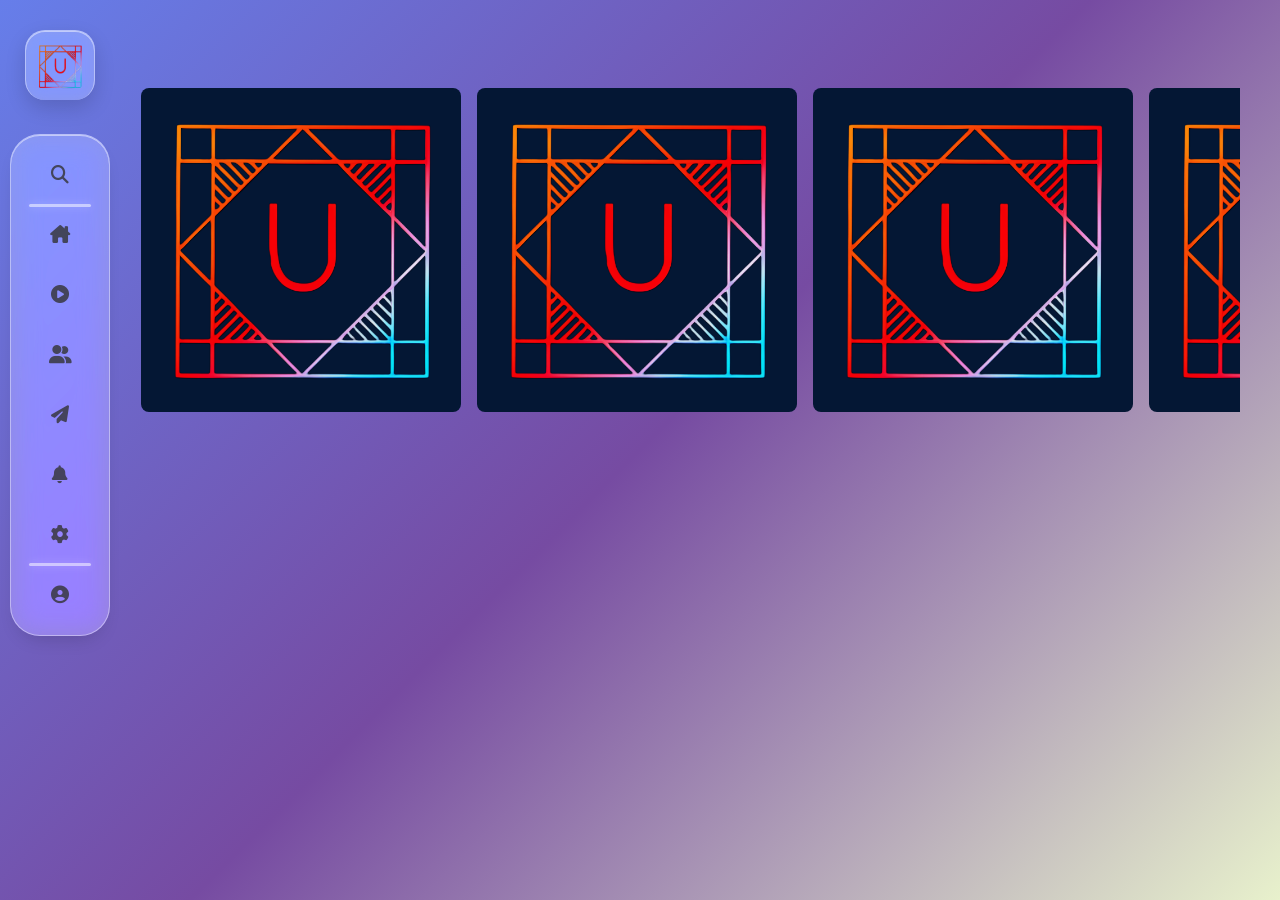
<file: HTML/index.html>
<!DOCTYPE html>
<html lang="fr">
<head>
    <meta charset="UTF-8">
    <meta name="viewport" content="width=device-width, initial-scale=1.0">
    <title>U-Ad</title>
    <link rel="stylesheet" href="/CSS/U-Ad.css">
    <link rel="shortcut icon" href="/Photos/shortcut icon.png">
    <link rel="stylesheet" href="https://cdnjs.cloudflare.com/ajax/libs/font-awesome/6.4.2/css/all.min.css">
</head>
<body>
  </head>
  <body>
    <div id="intro-screen">
      <div class="intro-particle"></div>
      <div class="intro-particle"></div>
      <div class="intro-particle"></div>
      <div class="intro-particle"></div>
      <div class="intro-particle"></div>
      <div class="intro-particle"></div>

      <div class="intro-glow"></div>

      <div class="intro-logo-wrap">
        <img src="/Photos/Logo.png" alt="U-AD Logo" />
      </div>

      <div class="intro-line"></div>

      <div class="intro-title">U–AD</div>
      <div class="intro-slogan">Plateforme étudiante</div>

      <div class="intro-progress-track">
        <div class="intro-progress-fill"></div>
      </div>
    </div>

    <div class="header" id="main-page">
        <div class="nav-bar">
            <a href="U-Ad.html"><img src="/Photos/Logo.png" alt="U-AD Logo" class="nav-logo"></a>
            <nav>
                <ul>
                    <li><a href="" data-tooltip="Rechercher"><i class="fa-solid fa-magnifying-glass"></i></a></li> <!-- pas de page unique pour le moment-->
                    <li><a href="/HTML/U-Ad.html" data-tooltip="Accueil"><i class="fa-solid fa-house-chimney"></i></a></li> 
                    <li><a href="/HTML/video.html" data-tooltip="Vidéos"><i class="fa-solid fa-circle-play"></i></a></li> <!-- page mirroir -->
                    <li><a href="/HTML/amis.html" data-tooltip="Amis"><i class="fa-solid fa-user-group"></i></a></li><!-- page mirroir -->
                    <li><a href="/HTML/messages.html" data-tooltip="Messages"><i class="fa-solid fa-paper-plane"></i></a></li>
                    <li><a href="/HTML/notification.html" data-tooltip="Notifications"><i class="fa-solid fa-bell"></i></a></li><!-- page mirroir -->
                    <li><a href="/HTML/parametre.html" data-tooltip="Paramètres"><i class="fa-solid fa-gear"></i></a></li><!-- page mirroir -->
                    <li><a href="/HTML/profil.html" data-tooltip="Profil"><i class="fa-solid fa-circle-user"></i></a></li><!-- page mirroir -->
                </ul>
            </nav>
        </div>
    </div>

    <div class="main">
        <div class="carousel">
            <h3>Annonces pertinentes</h3>
            <div class="card">
                <img src="/Photos/Logo.png" alt="">
            </div>
            <div class="card">
                <img src="/Photos/Logo.png" alt="">
            </div>
            <div class="card">
                <img src="/Photos/Logo.png" alt="">
            </div>
            <div class="card">
                <img src="/Photos/Logo.png" alt="">
            </div>
            <div class="card">
                <img src="/Photos/Logo.png" alt="">
            </div>
            <div class="card">
                <img src="/Photos/Logo.png" alt="">
            </div>
            <div class="card">
                <img src="/Photos/Logo.png" alt="">
            </div>
            <div class="card">
                <img src="/Photos/Logo.png" alt="">
            </div>
            <div class="card">
                <img src="/Photos/Logo.png" alt="">
            </div>
            <div class="card">
                <img src="/Photos/Logo.png" alt="">
            </div>
            <div class="card">
                <img src="/Photos/Logo.png" alt="">
            </div>
            <div class="card">
                <img src="/Photos/Logo.png" alt="">
            </div>
            
        </div>
    </div>

</body>
</html>
</file>
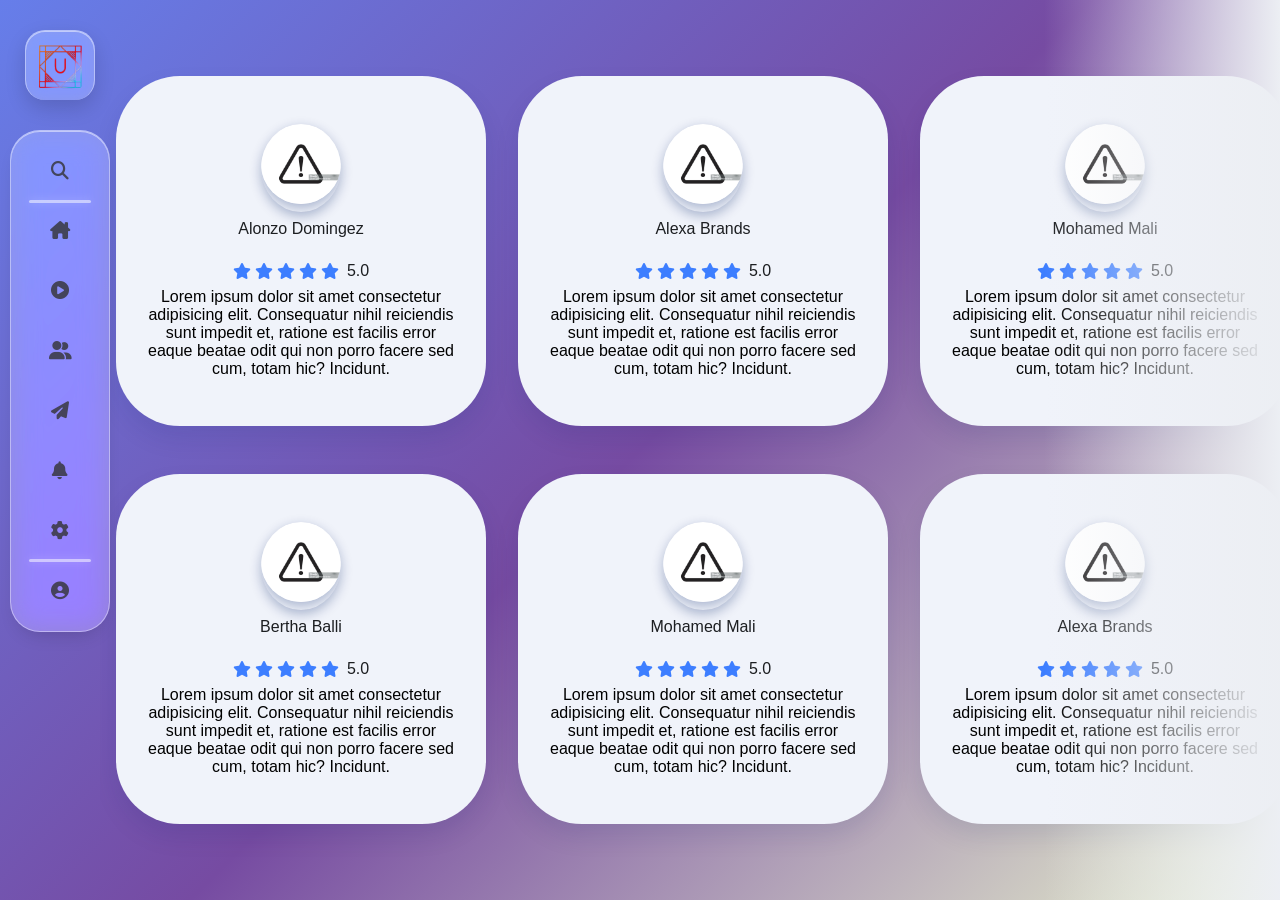
<file: HTML/amis.html>
<!DOCTYPE html>
<html lang="fr">
<head>
    <meta charset="UTF-8">
    <meta name="viewport" content="width=device-width, initial-scale=1.0">
    <title>Friends</title>
    <link rel="stylesheet" href="/CSS/amis.css">
    <link rel="shortcut icon" href="/Photos/shortcut icon.png">
    <link rel="stylesheet" href="https://cdnjs.cloudflare.com/ajax/libs/font-awesome/6.4.2/css/all.min.css">
</head>
<body>
    <div class="header" id="main-page">
        <div class="nav-bar">
            <a href="U-Ad.html"><img src="/Photos/Logo.png" alt="U-AD Logo" class="nav-logo"></a>
            <nav>
                <ul>
                    <li><a href="" data-tooltip="Rechercher"><i class="fa-solid fa-magnifying-glass"></i></a></li> <!-- pas de page unique pour le moment-->
                    <li><a href="/HTML/U-Ad.html" data-tooltip="Accueil"><i class="fa-solid fa-house-chimney"></i></a></li> 
                    <li><a href="/HTML/video.html" data-tooltip="Vidéos"><i class="fa-solid fa-circle-play"></i></a></li> <!-- page mirroir -->
                    <li><a href="/HTML/amis.html" data-tooltip="Amis"><i class="fa-solid fa-user-group"></i></a></li><!-- page mirroir -->
                    <li><a href="/HTML/messages.html" data-tooltip="Messages"><i class="fa-solid fa-paper-plane"></i></a></li>
                    <li><a href="/HTML/notification.html" data-tooltip="Notifications"><i class="fa-solid fa-bell"></i></a></li><!-- page mirroir -->
                    <li><a href="/HTML/parametre.html" data-tooltip="Paramètres"><i class="fa-solid fa-gear"></i></a></li><!-- page mirroir -->
                    <li><a href="/HTML/profil.html" data-tooltip="Profil"><i class="fa-solid fa-circle-user"></i></a></li><!-- page mirroir -->
                </ul>
            </nav>
        </div>
    </div>
    <div class="main">
        <div class="carousel-infinite">
            <section class="carousel">
                <div class="carousel-content">
                    <article class="carousel-card">
                        <div class="carousel-image">
                            <img src="/Photos/error_shortcut-icon.jpg" alt="" class="carousel-image">
                        </div>

                        <h3 class="carousel-name">Alonzo Domingez</h3>

                        <div class="carousel-rating">
                            <div class="carousel-stars">
                                <i class="fa-solid fa-star"></i>
                                <i class="fa-solid fa-star"></i>
                                <i class="fa-solid fa-star"></i>
                                <i class="fa-solid fa-star"></i>
                                <i class="fa-solid fa-star"></i>
                            </div>

                            <h3 class="carousel-number">5.0</h3>
                        </div>

                        <p>Lorem ipsum dolor sit amet consectetur adipisicing elit. Consequatur nihil reiciendis sunt impedit et, ratione est facilis error eaque beatae odit qui non porro facere sed cum, totam hic? Incidunt.

                        </p>
                    </article>

                    <article class="carousel-card">
                        <div class="carousel-image">
                            <img src="/Photos/error_shortcut-icon.jpg" alt="" class="carousel-image">
                        </div>

                        <h3 class="carousel-name">Alexa Brands</h3>

                        <div class="carousel-rating">
                            <div class="carousel-stars">
                                <i class="fa-solid fa-star"></i>
                                <i class="fa-solid fa-star"></i>
                                <i class="fa-solid fa-star"></i>
                                <i class="fa-solid fa-star"></i>
                                <i class="fa-solid fa-star"></i>
                            </div>

                            <h3 class="carousel-number">5.0</h3>
                        </div>

                        <p>Lorem ipsum dolor sit amet consectetur adipisicing elit. Consequatur nihil reiciendis sunt impedit et, ratione est facilis error eaque beatae odit qui non porro facere sed cum, totam hic? Incidunt.

                        </p>
                    </article>

                    <article class="carousel-card">
                        <div class="carousel-image">
                            <img src="/Photos/error_shortcut-icon.jpg" alt="" class="carousel-image">
                        </div>

                        <h3 class="carousel-name">Mohamed Mali</h3>

                        <div class="carousel-rating">
                            <div class="carousel-stars">
                                <i class="fa-solid fa-star"></i>
                                <i class="fa-solid fa-star"></i>
                                <i class="fa-solid fa-star"></i>
                                <i class="fa-solid fa-star"></i>
                                <i class="fa-solid fa-star"></i>
                            </div>

                            <h3 class="carousel-number">5.0</h3>
                        </div>

                        <p>Lorem ipsum dolor sit amet consectetur adipisicing elit. Consequatur nihil reiciendis sunt impedit et, ratione est facilis error eaque beatae odit qui non porro facere sed cum, totam hic? Incidunt.

                        </p>
                    </article>

                    <article class="carousel-card">
                        <div class="carousel-image">
                            <img src="/Photos/error_shortcut-icon.jpg" alt="" class="carousel-image">
                        </div>

                        <h3 class="carousel-name">Bertha Balli</h3>

                        <div class="carousel-rating">
                            <div class="carousel-stars">
                                <i class="fa-solid fa-star"></i>
                                <i class="fa-solid fa-star"></i>
                                <i class="fa-solid fa-star"></i>
                                <i class="fa-solid fa-star"></i>
                                <i class="fa-solid fa-star"></i>
                            </div>

                            <h3 class="carousel-number">5.0</h3>
                        </div>

                        <p>Lorem ipsum dolor sit amet consectetur adipisicing elit. Consequatur nihil reiciendis sunt impedit et, ratione est facilis error eaque beatae odit qui non porro facere sed cum, totam hic? Incidunt.

                        </p>
                    </article>
                </div>

                <div class="carousel-content carousel-reverse">
                    <article class="carousel-card">
                        <div class="carousel-image">
                            <img src="/Photos/error_shortcut-icon.jpg" alt="" class="carousel-image">
                        </div>

                        <h3 class="carousel-name">Alonzo Domingez</h3>

                        <div class="carousel-rating">
                            <div class="carousel-stars">
                                <i class="fa-solid fa-star"></i>
                                <i class="fa-solid fa-star"></i>
                                <i class="fa-solid fa-star"></i>
                                <i class="fa-solid fa-star"></i>
                                <i class="fa-solid fa-star"></i>
                            </div>

                            <h3 class="carousel-number">5.0</h3>
                        </div>

                        <p>Lorem ipsum dolor sit amet consectetur adipisicing elit. Consequatur nihil reiciendis sunt impedit et, ratione est facilis error eaque beatae odit qui non porro facere sed cum, totam hic? Incidunt.

                        </p>
                    </article>

                    <article class="carousel-card">
                        <div class="carousel-image">
                            <img src="/Photos/error_shortcut-icon.jpg" alt="" class="carousel-image">
                        </div>

                        <h3 class="carousel-name">Alexa Brands</h3>

                        <div class="carousel-rating">
                            <div class="carousel-stars">
                                <i class="fa-solid fa-star"></i>
                                <i class="fa-solid fa-star"></i>
                                <i class="fa-solid fa-star"></i>
                                <i class="fa-solid fa-star"></i>
                                <i class="fa-solid fa-star"></i>
                            </div>

                            <h3 class="carousel-number">5.0</h3>
                        </div>

                        <p>Lorem ipsum dolor sit amet consectetur adipisicing elit. Consequatur nihil reiciendis sunt impedit et, ratione est facilis error eaque beatae odit qui non porro facere sed cum, totam hic? Incidunt.

                        </p>
                    </article>

                    <article class="carousel-card">
                        <div class="carousel-image">
                            <img src="/Photos/error_shortcut-icon.jpg" alt="" class="carousel-image">
                        </div>

                        <h3 class="carousel-name">Mohamed Mali</h3>

                        <div class="carousel-rating">
                            <div class="carousel-stars">
                                <i class="fa-solid fa-star"></i>
                                <i class="fa-solid fa-star"></i>
                                <i class="fa-solid fa-star"></i>
                                <i class="fa-solid fa-star"></i>
                                <i class="fa-solid fa-star"></i>
                            </div>

                            <h3 class="carousel-number">5.0</h3>
                        </div>

                        <p>Lorem ipsum dolor sit amet consectetur adipisicing elit. Consequatur nihil reiciendis sunt impedit et, ratione est facilis error eaque beatae odit qui non porro facere sed cum, totam hic? Incidunt.

                        </p>
                    </article>

                    <article class="carousel-card">
                        <div class="carousel-image">
                            <img src="/Photos/error_shortcut-icon.jpg" alt="" class="carousel-image">
                        </div>

                        <h3 class="carousel-name">Bertha Balli</h3>

                        <div class="carousel-rating">
                            <div class="carousel-stars">
                                <i class="fa-solid fa-star"></i>
                                <i class="fa-solid fa-star"></i>
                                <i class="fa-solid fa-star"></i>
                                <i class="fa-solid fa-star"></i>
                                <i class="fa-solid fa-star"></i>
                            </div>

                            <h3 class="carousel-number">5.0</h3>
                        </div>

                        <p>Lorem ipsum dolor sit amet consectetur adipisicing elit. Consequatur nihil reiciendis sunt impedit et, ratione est facilis error eaque beatae odit qui non porro facere sed cum, totam hic? Incidunt.

                        </p>
                    </article>
                </div>
            </section>
        </div>
    </div>

    <script src="/JS/amis.js"></script>
</body>
</html>
</file>
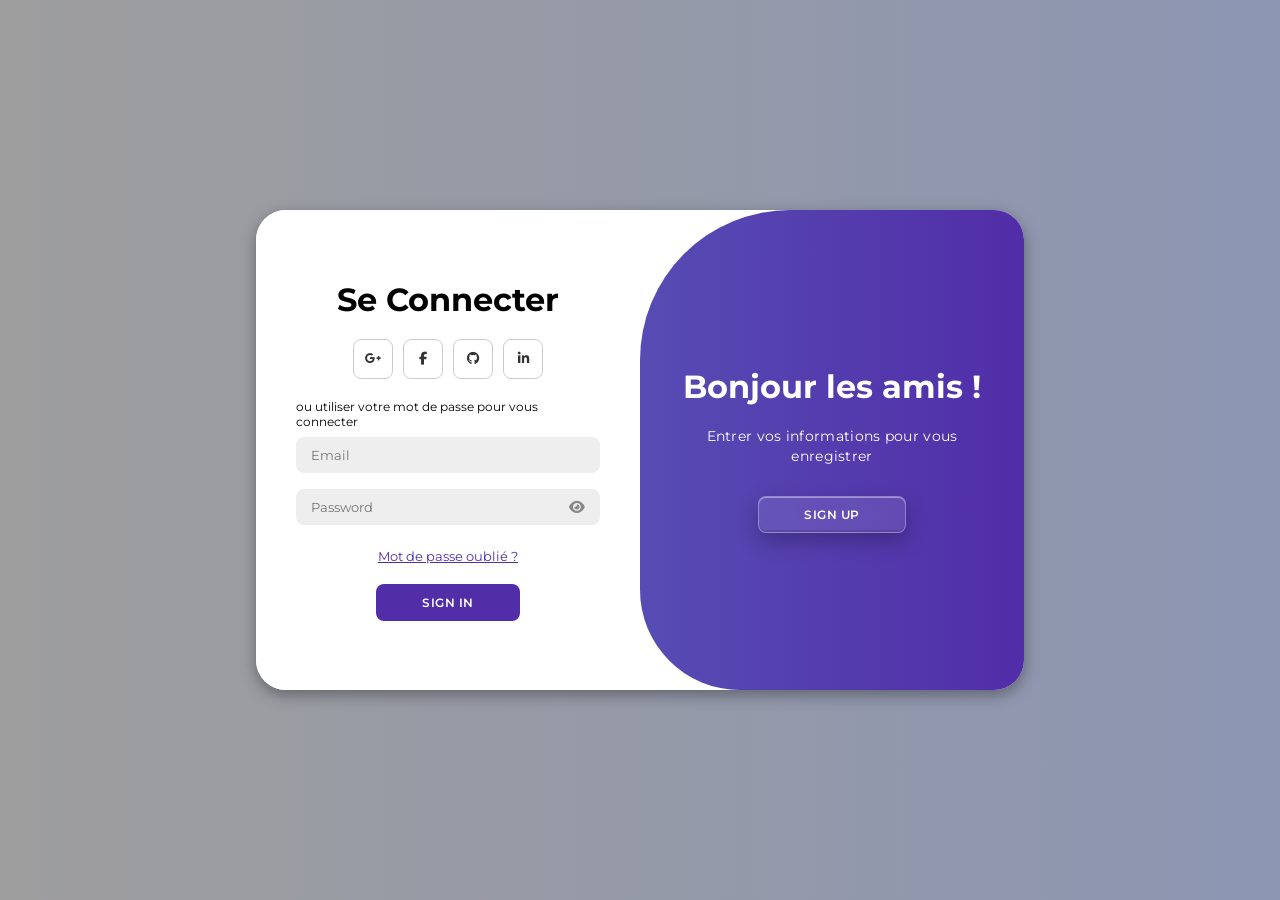
<file: HTML/Login.html>
<!DOCTYPE html>
<html lang="fr">
<head>
    <meta charset="UTF-8">
    <meta name="viewport" content="width=device-width, initial-scale=1.0">
    <title>Login</title>
    <link rel="stylesheet" href="/CSS/Login.css">
    <link rel="shortcut icon" href="/Photos/shortcut icon.png">
    <link rel="stylesheet" href="https://cdnjs.cloudflare.com/ajax/libs/font-awesome/6.4.2/css/all.min.css">
</head>

<body>
    <video autoplay muted loop playsinline class="bg-video">
        <source src="/Photos/Pub.mp4" type="video/mp4">
    </video>
    <div class="bg-overlay"></div>

    <div class="container" id="container">
        <div class="form-container sign-up">
            <form action="/HTML/U-Ad.html" method="POST">
                <h1>Créer un Compte</h1>
                <div class="social-icons">
                    <a href="https://www.google.com/" class="icon"><i class="fa-brands fa-google-plus-g"></i></a>
                    <a href="https://www.facebook.com/" class="icon"><i class="fa-brands fa-facebook-f"></i></a>
                    <a href="https://github.com/?locale=fr-fr" class="icon"><i class="fa-brands fa-github"></i></a>
                    <a href="https://www.linkedin.com/" class="icon"><i class="fa-brands fa-linkedin-in"></i></a>
                </div>
                <span>ou utilisez votre adresse e-mail pour vous inscrire</span>
                <input type="text" placeholder="Nom" />
                <input type="email" placeholder="Email" />
                <div class="password-container">
                    <input type="password" placeholder="Password" />
                    <i class="fa-solid fa-eye toggle-password"></i>
                </div>
                <button type="submit" class="hidden-btn">Sign Up</button>
            </form>
        </div>
        <div class="form-container sign-in">
            <form action="/HTML/U-Ad.html" method="POST">
                <h1>Se Connecter</h1>
                <div class="social-icons">
                    <a href="https://www.google.com/" class="icon"><i class="fa-brands fa-google-plus-g"></i></a>
                    <a href="https://www.facebook.com/" class="icon"><i class="fa-brands fa-facebook-f"></i></a>
                    <a href="https://github.com/?locale=fr-fr" class="icon"><i class="fa-brands fa-github"></i></a>
                    <a href="https://www.linkedin.com/" class="icon"><i class="fa-brands fa-linkedin-in"></i></a>
                </div>
                <span>ou utiliser votre mot de passe pour vous connecter</span>
                <input type="email" placeholder="Email" />
                <div class="password-container">
                    <input type="password" placeholder="Password" />
                    <i class="fa-solid fa-eye toggle-password"></i>
                </div>
                <a href="mot_de_passe_oubliee.html" class="forgot">Mot de passe oublié ?</a>
                <button type="submit" class="hidden-btn">Sign In</button>
            </form>
        </div>
        <div class="toggle-container">
            <div class="toggle">
                <div class="toggle-panel toggle-left">
                    <h1>Content de te revoir!</h1>
                    <p>Veuillez entrer vos informations personnelles pour continuer plus loins</p>
                    <button class="hidden" id="login">Sign In</button>
                </div>
                <div class="toggle-panel toggle-right">
                    <h1>Bonjour les amis !</h1>
                    <p>Entrer vos informations pour vous enregistrer</p>
                    <button class="hidden" id="register">Sign Up</button>
                </div>
            </div>
        </div>
    </div>

    <script src="/JS/Login.js"></script>
</body> 
</html>
</file>
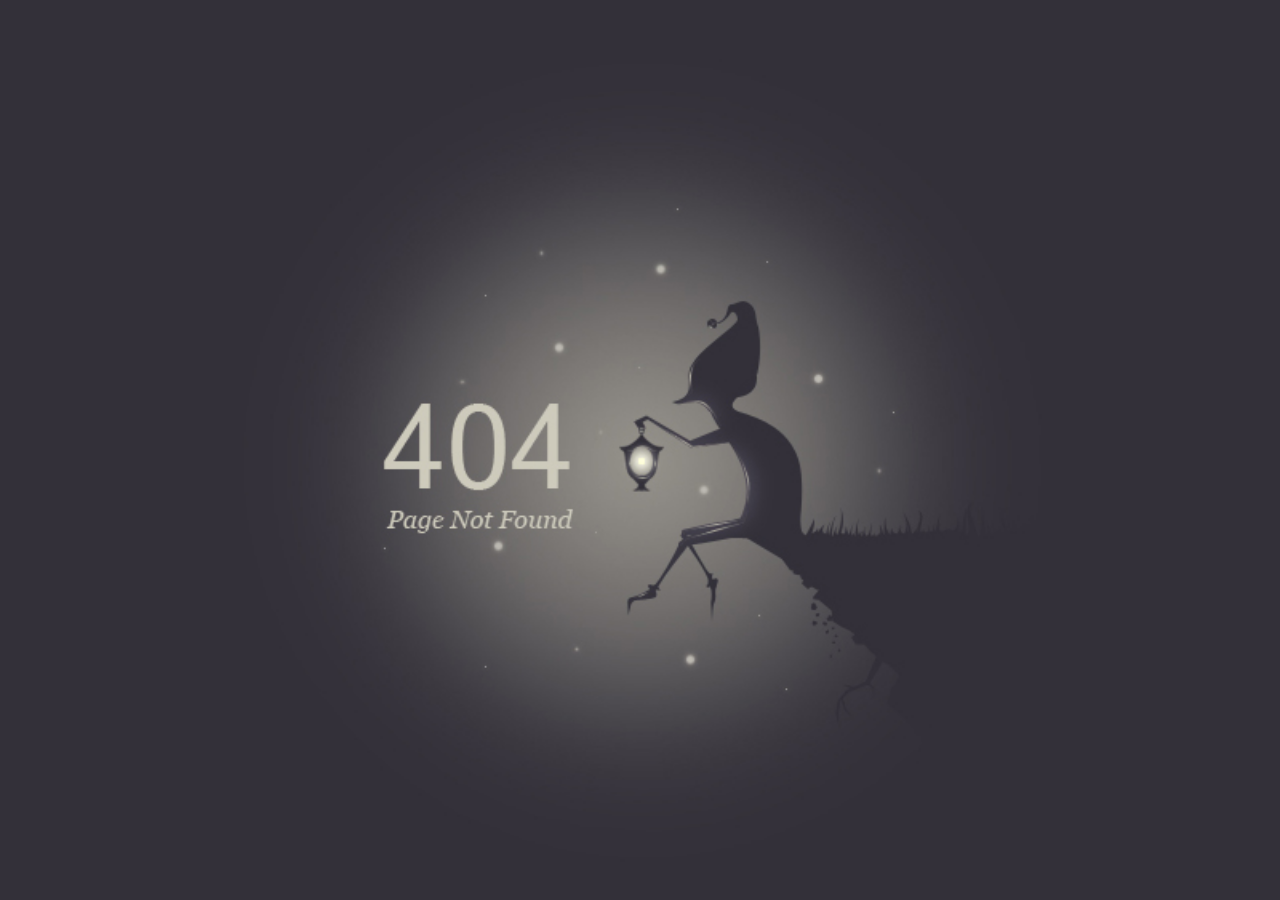
<file: HTML/mot_de_passe_oubliee.html>
<!DOCTYPE html>
<html lang="fr">
<head>
    <meta charset="UTF-8">
    <meta name="viewport" content="width=device-width, initial-scale=1.0">
    <title>Sorry ~ page not found</title>
    <link rel="shortcut icon" href="/Photos/error_shortcut-icon.jpg">
</head>

<style>
body{
    margin: 0;
    padding: 0;
    height: 100vh;
    background-image: url('/Photos/page\ not\ found.png');
    background-size: cover;
    background-position: center;
    background-repeat: no-repeat;
    
}
</style>
<body>

</body>
</html>
</file>
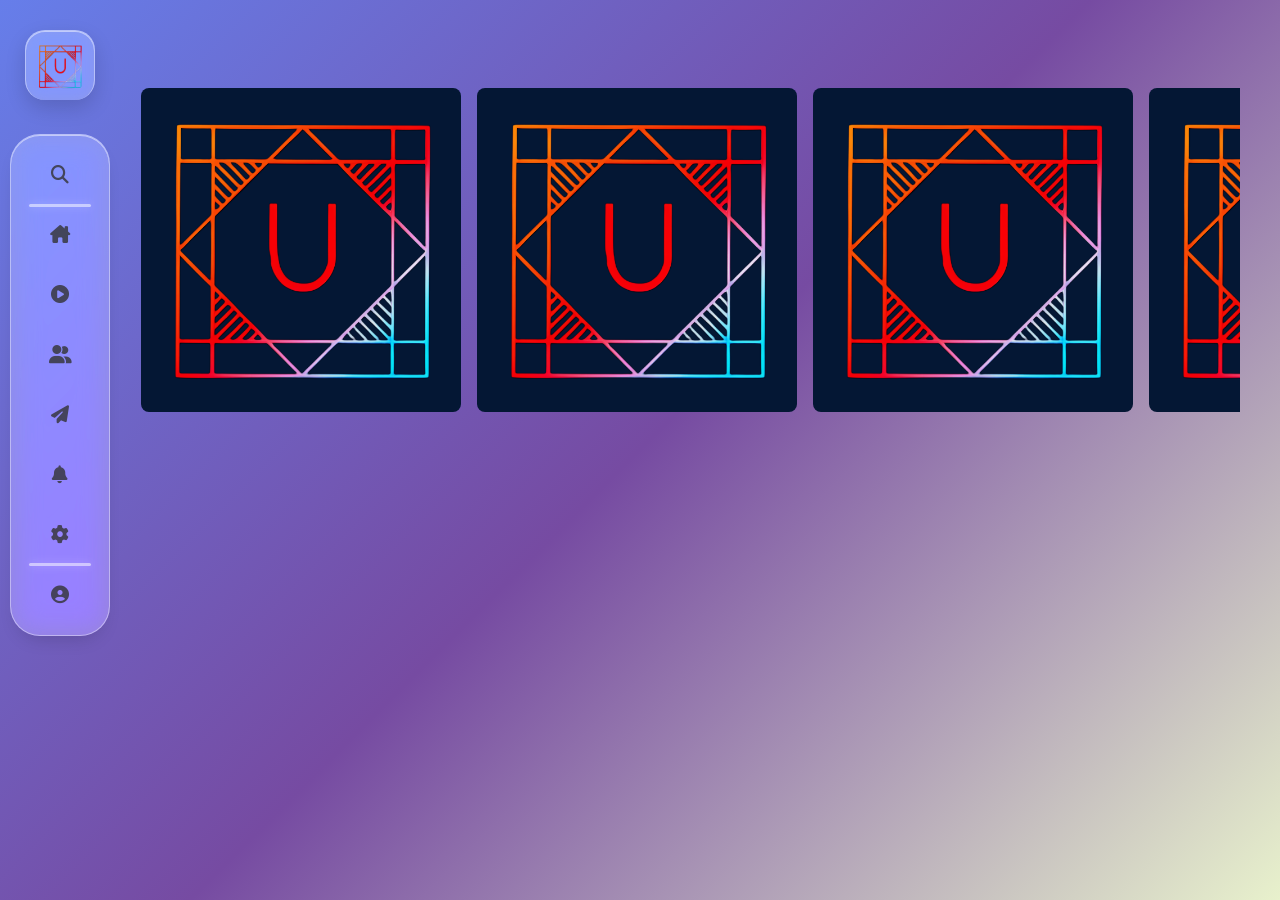
<file: HTML/U-Ad.html>
<!DOCTYPE html>
<html lang="fr">
<head>
    <meta charset="UTF-8">
    <meta name="viewport" content="width=device-width, initial-scale=1.0">
    <title>U-Ad</title>
    <link rel="stylesheet" href="/CSS/U-Ad.css">
    <link rel="shortcut icon" href="/Photos/shortcut icon.png">
    <link rel="stylesheet" href="https://cdnjs.cloudflare.com/ajax/libs/font-awesome/6.4.2/css/all.min.css">
</head>
<body>
  </head>
  <body>
    <div id="intro-screen">
      <div class="intro-particle"></div>
      <div class="intro-particle"></div>
      <div class="intro-particle"></div>
      <div class="intro-particle"></div>
      <div class="intro-particle"></div>
      <div class="intro-particle"></div>

      <div class="intro-glow"></div>

      <div class="intro-logo-wrap">
        <img src="/Photos/Logo.png" alt="U-AD Logo" />
      </div>

      <div class="intro-line"></div>

      <div class="intro-title">U–AD</div>
      <div class="intro-slogan">Plateforme étudiante</div>

      <div class="intro-progress-track">
        <div class="intro-progress-fill"></div>
      </div>
    </div>

    <div class="header" id="main-page">
        <div class="nav-bar">
            <a href="U-Ad.html"><img src="/Photos/Logo.png" alt="U-AD Logo" class="nav-logo"></a>
            <nav>
                <ul>
                    <li><a href="" data-tooltip="Rechercher"><i class="fa-solid fa-magnifying-glass"></i></a></li> <!-- pas de page unique pour le moment-->
                    <li><a href="/HTML/U-Ad.html" data-tooltip="Accueil"><i class="fa-solid fa-house-chimney"></i></a></li> 
                    <li><a href="/HTML/video.html" data-tooltip="Vidéos"><i class="fa-solid fa-circle-play"></i></a></li> <!-- page mirroir -->
                    <li><a href="/HTML/amis.html" data-tooltip="Amis"><i class="fa-solid fa-user-group"></i></a></li><!-- page mirroir -->
                    <li><a href="/HTML/messages.html" data-tooltip="Messages"><i class="fa-solid fa-paper-plane"></i></a></li>
                    <li><a href="/HTML/notification.html" data-tooltip="Notifications"><i class="fa-solid fa-bell"></i></a></li><!-- page mirroir -->
                    <li><a href="/HTML/parametre.html" data-tooltip="Paramètres"><i class="fa-solid fa-gear"></i></a></li><!-- page mirroir -->
                    <li><a href="/HTML/profil.html" data-tooltip="Profil"><i class="fa-solid fa-circle-user"></i></a></li><!-- page mirroir -->
                </ul>
            </nav>
        </div>
    </div>

    <div class="main">
        <div class="carousel">
            <h3>Annonces pertinentes</h3>
            <div class="card">
                <img src="/Photos/Logo.png" alt="">
            </div>
            <div class="card">
                <img src="/Photos/Logo.png" alt="">
            </div>
            <div class="card">
                <img src="/Photos/Logo.png" alt="">
            </div>
            <div class="card">
                <img src="/Photos/Logo.png" alt="">
            </div>
            <div class="card">
                <img src="/Photos/Logo.png" alt="">
            </div>
            <div class="card">
                <img src="/Photos/Logo.png" alt="">
            </div>
            <div class="card">
                <img src="/Photos/Logo.png" alt="">
            </div>
            <div class="card">
                <img src="/Photos/Logo.png" alt="">
            </div>
            <div class="card">
                <img src="/Photos/Logo.png" alt="">
            </div>
            <div class="card">
                <img src="/Photos/Logo.png" alt="">
            </div>
            <div class="card">
                <img src="/Photos/Logo.png" alt="">
            </div>
            <div class="card">
                <img src="/Photos/Logo.png" alt="">
            </div>
            
        </div>
    </div>

</body>
</html>
</file>
<file: CSS/U-Ad.css>
#intro-screen {
        position: fixed;
        inset: 0;
        background-color: #041734;
        display: flex;
        flex-direction: column;
        justify-content: center;
        align-items: center;
        z-index: 9999;
        overflow: hidden;
        animation: introFadeOut 1s ease 4.8s forwards;
    }

      @keyframes introFadeOut {
        0% {
          opacity: 1;
        }
        100% {
          opacity: 0;
          pointer-events: none;
        }
      }

      .intro-glow {
        position: absolute;
        width: 400px;
        height: 400px;
        border-radius: 50%;
        background: radial-gradient(
          circle,
          rgba(34, 118, 192, 0.18) 0%,
          transparent 70%
        );
        animation: glowPulse 3s ease-in-out infinite;
      }

      @keyframes glowPulse {
        0%,
        100% {
          transform: scale(1);
          opacity: 0.6;
        }
        50% {
          transform: scale(1.2);
          opacity: 1;
        }
      }

      .intro-logo-wrap {
        position: relative;
        width: 200px;
        height: 160px;
        opacity: 0;
        transform: scale(0.6) rotate(-10deg);
        animation: logoAppear 1.2s cubic-bezier(0.34, 1.56, 0.64, 1) 0.4s
          forwards;
      }

      @keyframes logoAppear {
        0% {
          opacity: 0;
          transform: scale(0.6) rotate(-10deg);
        }
        60% {
          opacity: 1;
          transform: scale(1.08) rotate(2deg);
        }
        100% {
          opacity: 1;
          transform: scale(1) rotate(0deg);
        }
      }

      .intro-logo-wrap img {
        width: 100%;
        height: 100%;
        object-fit: contain;
        filter: brightness(1.1) saturate(1.2);
      }

      .intro-line {
        width: 0;
        height: 2px;
        background: linear-gradient(90deg, #1a1a6e, #2276c0, #f26306);
        margin-top: 1.5rem;
        border-radius: 2px;
        animation: lineGrow 0.7s ease 1.8s forwards;
      }

      @keyframes lineGrow {
        to {
          width: 180px;
        }
      }

      .intro-title {
        margin-top: 1rem;
        font-family: "Georgia", serif;
        font-size: 2rem;
        letter-spacing: 10px;
        color: #51b4f5;
        opacity: 0;
        transform: translateY(10px);
        animation: textRise 0.7s ease 2.3s forwards;
      }

      .intro-slogan {
        margin-top: 0.4rem;
        font-family: "Georgia", serif;
        font-size: 0.72rem;
        letter-spacing: 5px;
        color: #2276c0;
        text-transform: uppercase;
        opacity: 0;
        transform: translateY(8px);
        animation: textRise 0.7s ease 2.8s forwards;
      }

      @keyframes textRise {
        to {
          opacity: 1;
          transform: translateY(0);
        }
      }

      .intro-progress-track {
        position: absolute;
        bottom: 2.5rem;
        width: 200px;
        height: 2px;
        background: rgba(81, 180, 245, 0.15);
        border-radius: 2px;
        overflow: hidden;
        opacity: 0;
        animation: fadeInBar 0.3s ease 3.2s forwards;
      }

      .intro-progress-fill {
        height: 100%;
        width: 0%;
        background: linear-gradient(90deg, #2276c0, #f26306);
        border-radius: 2px;
        animation: fillBar 1.3s ease 3.3s forwards;
      }

      @keyframes fadeInBar {
        to {
          opacity: 1;
        }
      }

      @keyframes fillBar {
        to {
          width: 100%;
        }
      }

      .intro-particle {
        position: absolute;
        width: 3px;
        height: 3px;
        border-radius: 50%;
        opacity: 0;
        animation: particleFloat 4s ease-in-out infinite;
      }

      .intro-particle:nth-child(1) {
        top: 18%;
        left: 12%;
        background: #51b4f5;
        animation-delay: 0.3s;
      }
      .intro-particle:nth-child(2) {
        top: 72%;
        left: 82%;
        background: #f26306;
        animation-delay: 1.1s;
      }
      .intro-particle:nth-child(3) {
        top: 38%;
        left: 88%;
        background: #2276c0;
        animation-delay: 0.7s;
      }
      .intro-particle:nth-child(4) {
        top: 82%;
        left: 22%;
        background: #51b4f5;
        animation-delay: 1.5s;
      }
      .intro-particle:nth-child(5) {
        top: 14%;
        left: 68%;
        background: #f26306;
        animation-delay: 0.9s;
      }
      .intro-particle:nth-child(6) {
        top: 58%;
        left: 6%;
        background: #2276c0;
        animation-delay: 0.5s;
      }

      @keyframes particleFloat {
        0% {
          opacity: 0;
          transform: translateY(0) scale(1);
        }
        25% {
          opacity: 0.9;
        }
        100% {
          opacity: 0;
          transform: translateY(-60px) scale(0.4);
        }
      }

      #main-page {
        opacity: 0;
        animation: mainFadeIn 0.8s ease 5.4s forwards;
      }

      @keyframes mainFadeIn {
        to {
          opacity: 1;
        }
      }

/* css free */
@import url('https://fonts.googleapis.com/css2?family=Montserrat:wght@300;400;500;600;700&display=swap');

*{
    box-sizing: border-box;
    font-family: 'Poppins', sans-serif;
    padding: 0;
    margin: 0;
}

/* --- DESIGN GÉNÉRAL DU CONTENEUR DE VIDÉOS TRÈS CENTRÉ --- */
.content-container {
    width: 100%;
    max-width: 460px; /* Taille parfaite type smartphone / Réels sur PC */
    margin: 0 auto;   /* Centre parfaitement tout le bloc horizontalement */
    padding: 40px 15px;
    display: flex;
    flex-direction: column;
    align-items: center;
    gap: 25px;       
}

.content-container h1 {
    font-size: 24px;
    font-weight: 600;
    text-align: center;
    color: white;
    margin-bottom: 10px;
}

.fake-video-card {
    width: 100%;
    height: 78vh; /* Proportionnel à la hauteur de l'écran */
    min-height: 500px;
    background: linear-gradient(135deg, #1e1e2f, #2a2a40);
    border-radius: 24px;
    display: flex;
    align-items: center;
    justify-content: center;
    color: rgba(255, 255, 255, 0.5);
    font-size: 20px;
    font-weight: 400;
    border: 1px solid rgba(255, 255, 255, 0.1);
    box-shadow: 0 10px 30px rgba(0, 0, 0, 0.25);
    transition: transform 0.3s ease;
}

.fake-video-card:hover {
    transform: scale(1.01);
}

/* --- NAV BAR STRUCTURE --- */
.nav-bar{
    position: fixed;
    top: 0;
    left: 10px;
    height: 100vh;
    width: 100px;
    display: flex;
    flex-direction: column;
    justify-content: flex-start;
    align-items: center;
    background: transparent;
    padding: 30px 0;
    z-index: 1000;
}

.nav-bar::-webkit-scrollbar{
    display: none;
}

.nav-logo{
    width: 70px;
    height: 70px;
    object-fit: contain;
    padding: 10px;
    border-radius: 20px;
    background: rgba(255, 255, 255, 0.25);
    backdrop-filter: blur(10px) saturate(180%);
    -webkit-backdrop-filter: blur(10px) saturate(180%);
    border: 1px solid rgba(255, 255, 255, 0.4);
    box-shadow:
        0 8px 20px rgba(0, 0, 0, 0.15),
        inset 0 1px 0 rgba(255, 255, 255, 0.5);
    transition: transform 0.3s ease, box-shadow 0.3s ease;
    margin-bottom: 30px;
    border-bottom: none;
}

.nav-logo:hover{
    transform: scale(1.08);
    box-shadow:
        0 12px 25px rgba(0, 0, 0, 0.2),
        inset 0 1px 0 rgba(255, 255, 255, 0.6);
}

body{
    padding-left: 100px;
    min-height: 100vh;
    background: linear-gradient(135deg, #667eea 0%, #764ba2 50%, #e8f1cc 100%);
    overflow-x: hidden;
}

nav{
    background-color: rgba(255, 255, 255, 0.25);
    backdrop-filter: blur(15px) saturate(180%);
    -webkit-backdrop-filter: blur(15px) saturate(180%);
    border: 1px solid rgba(255, 255, 255, 0.4);
    border-radius: 30px;
    padding: 10px;
    box-shadow:
        0 10px 20px -10px rgba(0, 0, 0, 0.2),
        inset 0 1px 0 rgba(255, 255, 255, 0.5);
    width: 100%;
}

nav::before{
    content: "";
    position: absolute;
    top: 13.8%;
    left: 18%;
    width: 64%;
    height: 3px;
    border-radius: 50px;
    background: rgba(255,255,255,0.55);
    box-shadow: 0 0 8px rgba(255,255,255,0.25);
}

nav::after{
    content: "";
    position: absolute;
    bottom: 13.8%;
    left: 18%;
    width: 64%;
    height: 3px;
    border-radius: 50px;
    background: rgba(255,255,255,0.55);
    box-shadow: 0 0 8px rgba(255,255,255,0.25);
}

nav ul{
    display: flex;
    flex-direction: column;
    align-items: center;
}

nav ul li{
    list-style: none;
    display: block;
    width: 100%;
    text-align: center;
    margin: 8px 0;
    padding: 13px 10px;
    font-size: 16px;
    font-weight: 500;
    cursor: pointer;
    transition: color 0.5s;
    position: relative;
    z-index: 2;
    color: rgba(50, 50, 50, 0.8);
}

/* --- 1. L'EFFET APPARITION DE L'EFFET GLASS AU HOVER (TON CODE ORIGINEL) --- */
nav ul li::after{
    content: '';
    background: rgba(255, 255, 255, 0.2);
    backdrop-filter: blur(10px) saturate(180%);
    -webkit-backdrop-filter: blur(10px) saturate(180%);
    border: 1px solid rgba(255, 255, 255, 0.35);
    position: absolute;
    width: 100%; 
    height: 100%;
    border-radius: 30px;
    transform: translate(-50%, -50%);
    transition: top 0.4s cubic-bezier(0.25, 1, 0.5, 1), opacity 0.3s ease;
    left: 50%;
    top: 100%;
    z-index: -1;
    opacity: 0;
    box-shadow:
        inset 0 1px 0 rgba(255, 255, 255, 0.4),
        0 4px 15px rgba(0, 0, 0, 0.1);
}

nav ul li:hover{
    color: #fff;
}

nav ul li:hover::after{
    opacity: 1;
    top: 50%;
}

/* --- 2. L'EFFET STATIQUE (QUAND LA SOURIS EST DEHORS) --- */
/* On crée une bulle virtuelle sur l'élément qui possède la classe .active */
nav ul li.active::before {
    content: '';
    background: rgba(255, 255, 255, 0.2);
    backdrop-filter: blur(10px) saturate(180%);
    -webkit-backdrop-filter: blur(10px) saturate(180%);
    border: 1px solid rgba(255, 255, 255, 0.35);
    position: absolute;
    width: 100%;
    height: 100%;
    border-radius: 30px;
    top: 50%;
    left: 50%;
    transform: translate(-50%, -50%);
    z-index: -2;
    opacity: 1; /* Visible par défaut */
    box-shadow:
        inset 0 1px 0 rgba(255, 255, 255, 0.4),
        0 4px 15px rgba(0, 0, 0, 0.1);
    transition: opacity 0.3s ease; /* Transition douce pour s'effacer */
}

/* Règle magique : Si la nav-bar a la classe .is-hovered, on cache la bulle statique active */
.nav-bar.is-hovered nav ul li.active::before {
    opacity: 0;
}

/* Forcer l'icône de la page active à rester blanche quand la souris n'est pas là */
nav ul li.active {
    color: #fff;
}

/* Si la souris entre, l'icône active reprend sa couleur normale pour laisser le hover faire son travail */
.nav-bar.is-hovered nav ul li.active:not(:hover) {
    color: rgba(50, 50, 50, 0.8);
}

/* --- TOOLTIPS TEXTE AU SURVOL --- */
nav ul li a{
    position: relative;
    display: flex;
    align-items: center;
    justify-content: center;
    width: 100%;
    height: 100%;
    color: inherit;
    text-decoration: none;
    font-size: 18px;
}

nav ul li a::after{
    content: attr(data-tooltip);
    position: absolute;
    left: calc(100% + 18px);
    top: 50%;
    transform: translateY(-50%) translateX(-8px);
    background: rgba(255, 255, 255, 0.3);
    backdrop-filter: blur(10px) saturate(180%);
    -webkit-backdrop-filter: blur(10px) saturate(180%);
    border: 1px solid rgba(255, 255, 255, 0.4);
    color: #333;
    padding: 6px 14px;
    border-radius: 10px;
    font-size: 13px;
    font-weight: 500;
    white-space: nowrap;
    opacity: 0;
    pointer-events: none;
    transition: opacity 0.25s ease, transform 0.25s ease;
    box-shadow:
        0 8px 20px rgba(0, 0, 0, 0.15),
        inset 0 1px 0 rgba(255, 255, 255, 0.4);
    z-index: 3000;
}

nav ul li a:hover::after{
    opacity: 1;
    transform: translateY(-50%) translateX(0);
}

nav ul li a::before{
    content: '';
    position: absolute;
    left: calc(100% + 8px);
    top: 50%;
    transform: translateY(-50%) translateX(-8px);
    border: 6px solid transparent;
    border-right-color: rgba(255, 255, 255, 0.4);
    opacity: 0;
    transition: opacity 0.25s ease, transform 0.25s ease;
    pointer-events: none;
    z-index: 3000;
}

nav ul li a:hover::before{
    opacity: 1;
    transform: translateY(-50%) translateX(0);
}

/* --- FORMAT RESPONSIVE SMARTPHONE --- */
/* --- FORMAT MOBILE / RESPONSIVE (DECOUPE ET GRILLE PARFAITE) --- */
@media (max-width: 768px) {
    body {
        padding-left: 0; 
        padding-bottom: 100px; 
    }

    .content-container {
        width: 100%;
        max-width: 100%;
        margin-left: 0;
        margin: 0 auto;
        padding-bottom: 120px;
    }

    .nav-bar {
        position: fixed;
        top: auto;
        bottom: 24px; 
        left: 50%;
        transform: translateX(-50%); 
        width: 90%; 
        max-width: 450px; 
        height: 65px; 
        display: flex;
        flex-direction: row; 
        justify-content: flex-start; 
        align-items: center;
        padding: 0;
        z-index: 9999;
        transition: transform 0.4s cubic-bezier(0.25, 1, 0.5, 1), opacity 0.4s ease;

        background: rgba(255, 255, 255, 0.2); 
        backdrop-filter: blur(20px) saturate(180%);
        -webkit-backdrop-filter: blur(20px) saturate(180%);
        border: 1px solid rgba(255, 255, 255, 0.3); 
        border-radius: 35px; 
        box-shadow: 0 12px 32px rgba(0, 0, 0, 0.25); 
    }

    .nav-logo {
        display: none; 
    }

    nav {
        width: 100%;
        height: 100%;
        display: flex;
        align-items: center;
        overflow-x: auto; /* Active le défilement horizontal */
        scroll-snap-type: x mandatory; /* Aligne proprement les icônes lors du glissement */
        -webkit-overflow-scrolling: touch;
        background: transparent; 
        border-radius: 35px;
        padding: 0 5px; /* Un petit espace interne équilibré */
    }

    nav::-webkit-scrollbar {
        display: none;
    }
    nav {
        scrollbar-width: none; 
    }

    nav::before, nav::after {
        display: none;
    }

    nav ul {
        display: flex;
        flex-direction: row; 
        justify-content: flex-start; 
        align-items: center;
        width: 100%; /* S'aligne sur la taille du parent */
        height: 100%;
        padding: 0;
        margin: 0;
    }

    nav ul li {
        margin: 0;
        padding: 0;
        display: flex;
        justify-content: center;
        align-items: center;
        
        /* LA RÈGLE MAGIQUE : Chaque li fait exactement 1/5ème (20%) de l'espace visible total */
        flex: 0 0 20%; 
        scroll-snap-align: start;
    }

    /* Nettoyage complet des hovers/tooltips desktop sur mobile */
    .nav-bar.is-hovered nav ul li.active:not(:hover) {
        color: #fff;
    }
    nav ul li.active::before {
        display: none !important;
    }
    nav ul li::after {
        display: none !important;
    }
    nav ul li a::after, nav ul li a::before {
        display: none !important;
    }

    /* Rendu visuel propre du bouton actif sur mobile */
    nav ul li.active a i {
        color: #ffffff;
        background: rgba(255, 255, 255, 0.25);
        padding: 10px 14px;
        border-radius: 18px;
        backdrop-filter: blur(10px);
        -webkit-backdrop-filter: blur(10px);
        border: 1px solid rgba(255, 255, 255, 0.3);
        box-shadow: 0 4px 12px rgba(0, 0, 0, 0.1);
    }

    nav ul li a i {
        color: #ffffff; 
        font-size: 20px;
    }

    .nav-bar.nav-hidden {
        transform: translate(-50%, 150%); 
        opacity: 0;
    }
}

.main{
    box-sizing: border-box;
    padding: 40px;
    height: 100vh;
      
}

.carousel{
  width: 100%;
  overflow-x: auto ;
    margin: 3em auto;
    display: flex;
    gap: 1em;
    scroll-behavior: smooth;
    anchor-name: --carousel;
    scroll-snap-type: x mandatory;
    scroll-marker-group: after;
}

img{
  width: 100%;
}

.carousel::scroll-marker-group{
  display: flex;
  justify-content: center;
  gap: .5em;
}

.card::scroll-marker{
  content: '';
  height: 1em;
  width: 1em;
  background-color: #6e22b9;
  border-radius: 50%;
}

.card::scroll-marker:target-current{
  background-color: #310d55;
}

.carousel::-webkit-scrollbar{
  display: none;
}

.carousel::scroll-button(right), .carousel::scroll-button(left){
  content: '→';
  border: none;
  background-color: #6e22b9;
  font-family: 'Courier New', Courier, monospace;
  font-size: 3rem;
  color: #fff;
  height: 60px;
  width: 60px;
  border-radius: 50%;
  padding-bottom: .1em;
  cursor: pointer;
  position: fixed;
  position-anchor: --carousel;
  position-area: right center;
  translate: -50%;
}

.carousel::scroll-button(left){
  content: '←';
  position-area: left center;
  translate: 50%;
}

.carousel::scroll-button(right):disabled, .carousel::scroll-button(left):disabled{
  opacity: 0.5;
  cursor: auto;
}

.card{
  scroll-snap-align: start;
  flex: 0 0 20em;
  /*height: 12em;*/
  aspect-ratio: 5 / 3;
  background-color: #041734;
  padding: 1em;
  border-radius: .5em;
  text-align: center;
  align-content: center;
}

@media(max-width: 500px) {
  .card{
    flex: 0 0 100%;
  }
}
</file>
<file: CSS/amis.css>
@import url('https://fonts.googleapis.com/css2?family=Montserrat:wght@300;400;500;600;700&display=swap');

*{
    box-sizing: border-box;
    font-family: 'Poppins', sans-serif;
    padding: 0;
    margin: 0;
}

.nav-bar{
    position: fixed;
    top: 0;
    left: 10px;
    height: 100vh;
    width: 100px;
    display: flex;
    flex-direction: column;
    justify-content: flex-start;
    align-items: center;
    background: transparent;
    padding: 30px 0;
    z-index: 1000;
}

.nav-bar::-webkit-scrollbar{
    display: none;
}

.nav-logo{
    width: 70px;
    height: 70px;
    object-fit: contain;
    padding: 10px;
    border-radius: 20px;
    background: rgba(255, 255, 255, 0.25);
    backdrop-filter: blur(10px) saturate(180%);
    -webkit-backdrop-filter: blur(10px) saturate(180%);
    border: 1px solid rgba(255, 255, 255, 0.4);
    box-shadow:
        0 8px 20px rgba(0, 0, 0, 0.15),
        inset 0 1px 0 rgba(255, 255, 255, 0.5);
    margin-bottom: 20px;
    transition: transform 0.3s ease, box-shadow 0.3s ease;
    margin-bottom: 30px;
    border-bottom: none;
}

.nav-logo:hover{
    transform: scale(1.08);
    box-shadow:
        0 12px 25px rgba(0, 0, 0, 0.2),
        inset 0 1px 0 rgba(255, 255, 255, 0.6);
}

body{
    padding-left: 100px;
    min-height: 100vh;
    background: linear-gradient(135deg, #667eea 0%, #764ba2 50%, #e8f1cc 100%);
    overflow-x: hidden;
}

nav{
    background-color: rgba(255, 255, 255, 0.25);
    backdrop-filter: blur(15px) saturate(180%);
    -webkit-backdrop-filter: blur(15px) saturate(180%);
    border: 1px solid rgba(255, 255, 255, 0.4);
    border-radius: 30px;
    padding: 10px;
    box-shadow:
        0 10px 20px -10px rgba(0, 0, 0, 0.2),
        inset 0 1px 0 rgba(255, 255, 255, 0.5);
    width: 100%;
}

nav::before{
    content: "";
    position: absolute;
    top: 13.8%;
    left: 18%;
    width: 64%;
    height: 3px;
    border-radius: 50px;
    background: rgba(255,255,255,0.55);
    box-shadow: 0 0 8px rgba(255,255,255,0.25);
}

nav::after{
    content: "";
    position: absolute;
    bottom: 13.8%;
    left: 18%;
    width: 64%;
    height: 3px;
    border-radius: 50px;
    background: rgba(255,255,255,0.55);
    box-shadow: 0 0 8px rgba(255,255,255,0.25);
}

nav ul{
    display: flex;
    flex-direction: column;
    align-items: center;
}

nav ul li{
    list-style: none;
    display: block;
    width: 100%;
    text-align: center;
    margin: 8px 0;
    padding: 13px 10px;
    font-size: 16px;
    font-weight: 500;
    color: #777;
    cursor: pointer;
    transition: color 0.5s;
    position: relative;
    z-index: 2;
    color: rgba(50, 50, 50, 0.8);
}

nav ul li::after{
    content: '';
    background: rgba(255, 255, 255, 0.2);
    backdrop-filter: blur(10px) saturate(180%);
    -webkit-backdrop-filter: blur(10px) saturate(180%);
    border: 1px solid rgba(255, 255, 255, 0.35);
    position: absolute;
    width: 100%; 
    height: 100%;
    border-radius: 30px;
    transform: translate(-50%, -50%);
    transition: top 0.5s, opacity 0.5s;
    left: 50%;
    top: 100%;
    z-index: -1;
    opacity: 0;
    box-shadow:
        inset 0 1px 0 rgba(255, 255, 255, 0.4),
        0 4px 15px rgba(0, 0, 0, 0.1);
}
nav ul li:hover{
    color: #fff;
}

nav ul li:hover::after{
    opacity: 1;
    top: 50%;
}

nav ul li a{
    position: relative;
    display: flex;
    align-items: center;
    justify-content: center;
    width: 100%;
    height: 100%;
    color: inherit;
    text-decoration: none;
    font-size: 18px;
}

nav ul li a::after{
    content: attr(data-tooltip);
    position: absolute;
    left: calc(100% + 18px);
    top: 50%;
    transform: translateY(-50%) translateX(-8px);
    background: rgba(255, 255, 255, 0.3);
    backdrop-filter: blur(10px) saturate(180%);
    -webkit-backdrop-filter: blur(10px) saturate(180%);
    border: 1px solid rgba(255, 255, 255, 0.4);
    color: #333;
    padding: 6px 14px;
    border-radius: 10px;
    font-size: 13px;
    font-weight: 500;
    white-space: nowrap;
    opacity: 0;
    pointer-events: none;
    transition: opacity 0.25s ease, transform 0.25s ease;
    box-shadow:
        0 8px 20px rgba(0, 0, 0, 0.15),
        inset 0 1px 0 rgba(255, 255, 255, 0.4);
    z-index: 3000;
}

nav ul li a:hover::after{
    opacity: 1;
    transform: translateY(-50%) translateX(0);
}

nav ul li a::before{
    content: '';
    position: absolute;
    left: calc(100% + 8px);
    top: 50%;
    transform: translateY(-50%) translateX(-8px);
    border: 6px solid transparent;
    border-right-color: rgba(255, 255, 255, 0.4);
    opacity: 0;
    transition: opacity 0.25s ease, transform 0.25s ease;
    pointer-events: none;
    z-index: 3000;
}

nav ul li a:hover::before{
    opacity: 1;
    transform: translateY(-50%) translateX(0);
}

img{
  display: block;
  max-width: 100%;
  height: auto;
}

:root{
    --first-color: hsl(220, 100%, 62%);
    --title-color: hsl(220,8%, 12%);
    --text-color: hsl(220,8%, 56%);
    --body-color: hsl(220, 24%, 94%);
    --container-color: hsl(220,48%, 96%);

    --body-font: "Montserrat", sans-serif;
    --second-font: "Unbounded", sans-serif;
    --h3-font-size: 1rem;
    --normal-font-size: .938rem;
}

@media screen and (min-width: 1150px) {
    :root{
        --normal-font-size: 1rem;
    }
}

.carousel{
    position: relative;
    width: 100%; /* Remplace max-width pour occuper tout l'espace */
    height: 100vh;
    scroll-padding-block: 5rem;
    display: grid;
    align-content: center;
    row-gap: 2rem;
    overflow: hidden;
}

.carousel-card{
    width: 320px;
    background: var(--container-color);
    box-shadow: 0 12px 24px hsla(220, 100%, 20%, 0.1);
    padding: 1.5rem 1rem 2.5rem;
    margin-inline: 1rem;
    border-radius: 3rem;
    text-align: center;
}

.carousel-image{
    width: 80px;
    border-radius: 50%;
    overflow: hidden;
    box-shadow: 0 4px 12px hsla(220, 100%, 20%, 0.3);
    margin: 0 auto .5rem;
}

.carousel-img{
    transition: transform 0.4s;
}

.carousel-name, .carousel-number{
    color: var(--title-color);
    font: 500 var(--h3-font-size) var(--second-font);
}

.carousel-name{
    margin-bottom: 1.5rem;
}

.carousel-rating{
    display: flex;
    justify-content: center;
    align-items: center;
    column-gap: .5rem;
    margin-bottom: .5rem;
}

.carousel-stars{
    display: flex;
    column-gap: .25rem;
}

.carousel-stars i{
    color: var(--first-color);
    font-size: 1rem;
    transition: transform 0.2s;
    cursor: pointer;
}

.carousel-card:hover .carousel-img{
    transform: scale(1.2);
}

.carousel-stars i:hover{
    transform: scale(1.3);
}

.carousel-content{
    width: max-content;
    display: flex;
    animation: scroll 28s linear infinite;
}

.carousel-reverse{
    flex-direction: row-reverse;
    animation-direction: reverse;
    animation-delay: -1s;
}

.carousel-content:hover{
    animation-play-state: paused;
}

@keyframes scroll {
    0%{
        transform: translateX(0);
    }
    100%{
        transform: translateX(-50%);
    }
}

@media screen and (max-width: 320px) {
    .carousel-card{
        width: 250px;
        padding-bottom: 2rem;
    }
}

@media screen and (min-width: 1150px){
    .carousel{
        width: 100%;
        margin-inline: auto;
        row-gap: 3rem;
    }

    .carousel::before, carousel::after{
        content: '';
        position: absolute;
        top: 0;
        width: 20%;
        height: 100%;
        z-index: 1;
    }

    .carousel::before{
        right: 0;
        background: linear-gradient(90deg, hsla(220, 24%, 94%, 0) 0, var(--body-color) 100%);
    }

    .carousel::after{
        left: 0;
        background: linear-gradient(90deg, var(--body-color) 0%, hsla(220, 24%, 94%, 0) 100%);
    }

    .carousel-card{
        width: 370px;
        padding: 3rem 2rem;
        border-radius: 4rem;
    }
}
</file>
<file: CSS/Login.css>
@import url('https://fonts.googleapis.com/css2?family=Montserrat:wght@300;400;500;600;700&display=swap');

*{
    margin: 0;
    padding: 0;
    box-sizing: border-box;
    font-family: 'Montserrat', sans-serif;
}

body{
    background-color: #c9d6ff;
    background: linear-gradient(to right, #e2e2e2, #c9d6ff);
    display: flex;
    align-items: center;
    justify-content: center ;
    flex-direction: column;
    height: 100vh;
    overflow: hidden
}

.bg-video{
    position: fixed;
    top: 0;
    left: 0;
    width: 100%;
    height: 100%;
    object-fit: cover;
    z-index: -1;
}

.bg-overlay{
    position: fixed;
    top: 0;
    left: 0;
    width: 100%;
    height: 100%;
    background: rgba(0, 0, 0, 0.3);
    z-index: -1;
}

.container{
    background-color: #fff;
    border-radius: 30px;
    box-shadow: 0 5px 15px rgba(0, 0, 0, 0.35);
    position: relative;
    overflow: hidden;
    width: 768px;
    max-width: 100%;
    min-height: 480px;
}

.container p{
    font-size: 14px;
    line-height: 20px;
    letter-spacing: 0.3px;
    margin: 20px 0;
}

.container span{
    font-size: 12px;
}

.container a{
    color: #333;
    font-size: 13px;
    text-decoration: none;
    margin: 15px 0 10px;
}

.container button{
    background-color: #512da8;
    color: #fff;
    font-size: 12px;
    padding: 10px 45px;
    border: 1px solid transparent;
    border-radius: 8px;
    font-weight: 600;
    letter-spacing: 0.5px;
    text-transform: uppercase;
    margin-top: 10px;
    cursor: pointer;
}

.container button.hidden{
    background-color: transparent;
    border-color: #fff ;
}

.container button.hidden{
    background: rgba(255, 255, 255, 0.1);
    border: 1px solid rgba(255, 255, 255, 0.3);
    backdrop-filter: blur(10px);
    -webkit-backdrop-filter: blur(10px);
    box-shadow:
        0 8px 20px rgba(0, 0, 0, 0.25),
        inset 0 1px 0 rgba(255, 255, 255, 0.4),
        inset 0 -2px 0 rgba(0, 0, 0, 0.1);
    transition: all 0.15s ease;
}

.container button.hidden:hover{
    background: rgba(255, 255, 255, 0.2);
    box-shadow:
        0 10px 25px rgba(0, 0, 0, 0.3),
        inset 0 1px 0 rgba(255, 255, 255, 0.5),
        inset 0 -2px 0 rgba(0, 0, 0, 0.1);
}

.container button.hidden:active{
    transform: translateY(3px);
    box-shadow:
        0 2px 8px rgba(0, 0, 0, 0.2),
        inset 0 1px 0 rgba(255, 255, 255, 0.3),
        inset 0 1px 4px rgba(0, 0, 0, 0.2);
}

.container form{
    background-color: #fff;
    display: flex;
    align-items: center;
    justify-content: center;
    flex-direction: column;
    padding: 0 40px;
    height: 100%;
}

.container input{
    background-color: #eee;
    border: none;
    padding: 10px 15px;
    font-size: 13px;
    border-radius: 8px;
    width: 100%;
    outline: none;
    margin: 8px 0;
}

.container a.forgot{
    color: #512da8;
    display: flex;
    justify-content: center;
    width: 100%;
    text-align: right;
    text-decoration: underline;
}

.form-container{
    position: absolute;
    top: 0;
    height: 100%;
    transition: all 0.6s ease-in-out;
}

.sign-in{
    left: 0;
    width: 50%;
    z-index: 2;
}

.container.active .sign-in{
    transform: translateX(100%);
}

.sign-up{
    left: 0;
    width: 50%;
    opacity: 0;
    z-index: 1;
}

.container.active .sign-up{
    transform: translateX(100%);
    opacity: 1;
    z-index: 5;
    animation: move 0.6s;
}

@keyframes move {
    0%, 49.99%{
        opacity: 0;
        z-index: 1;
    }
    50%, 100%{
        opacity: 1;
        z-index: 5;
    }
}

.social-icons{
    margin: 20px 0;
}

.social-icons a{
    border: 1px solid #ccc;
    border-radius: 20%;
    display: inline-flex;
    align-items: center;
    justify-content: center;
    margin: 0 3px;
    width: 40px;
    height: 40px;
    position: relative;
    overflow: hidden;
    transition: border-color 0.3s;
}

.social-icons a::before{
    content: '';
    position: absolute;
    top: 0;
    left: -75%;
    width: 50%;
    height: 100%;
    background: linear-gradient(
        120deg,
        rgba(81, 45, 168, 0) 0%,
        rgba(81, 45, 168, 0.25) 50%,
        rgba(81, 45, 168, 0) 100%
    );
    transform: skewX(-25deg);
}

.social-icons a:hover::before{
    animation: shine 0.75s;
}

.social-icons a:hover{
    border-color: #512da8;
}

.password-container{
    position: relative;
    width: 100%;
    margin: 8px 0;
}

.password-container input{
    margin: 0;
    padding-right: 40px;
}

.password-container i{
    position: absolute;
    right: 15px;
    top: 50%;
    transform: translateY(-50%);
    cursor: pointer;
    color: #888;
    font-size: 14px;
}

.toggle-container{
    position: absolute;
    top: 0;
    left: 50%;
    width: 50%;
    height: 100%;
    overflow: hidden;
    transition: all 0.6s ease-in-out;
    border-radius: 150px 0 0 100px;
    z-index: 1000;
}

.container.active .toggle-container{
    transform: translateX(-100%);
    border-radius: 0 150px 100px 0;
}

.toggle{
    background-color: #512da8;
    height: 100%;
    background: linear-gradient(to right, #5c6bc0, #512da8);
    color: #fff;
    position: relative;
    left: -100%;
    width: 200%;
    height: 100%;
    transform: translateX(0);
    transition: all 0.6s ease-in-out;
}

.container.active .toggle{
    transform: translateX(50%);
}

.toggle-panel{
    position: absolute;
    height: 100%;
    width: 50%;
    display: flex;
    align-items: center;
    justify-content: center;
    flex-direction: column;
    padding: 0 30px;
    text-align: center;
    top: 0;
    transform: translateX(0);
    transition: all 0.6s ease-in-out;
}

.toggle-left{
    transform: translateX(-200%);
}

.container.active .toggle-left{
    transform: translateX(0);
}

.toggle-right{
    right: 0;
    transform: translateX(0);
}

.container.active .toggle-right{
    transform: translateX(200%);
}

.hidden-btn{
    position: relative;
    overflow: hidden;
}

.hidden-btn::before{
    content: '';
    position: absolute;
    top: 0;
    left: -75%;
    width: 50%;
    height: 100%;
    background: linear-gradient(
        120deg,
        rgba(255, 255, 255, 0) 0%,
        rgba(255, 255, 255, 0.5) 50%,
        rgba(255, 255, 255, 0) 100%
    );
    transform: skewX(-25deg);
}

.hidden-btn:hover::before{
    animation: shine 0.75s;
}

@keyframes shine{
    100%{
        left: 125%;
    }
}
</file>
